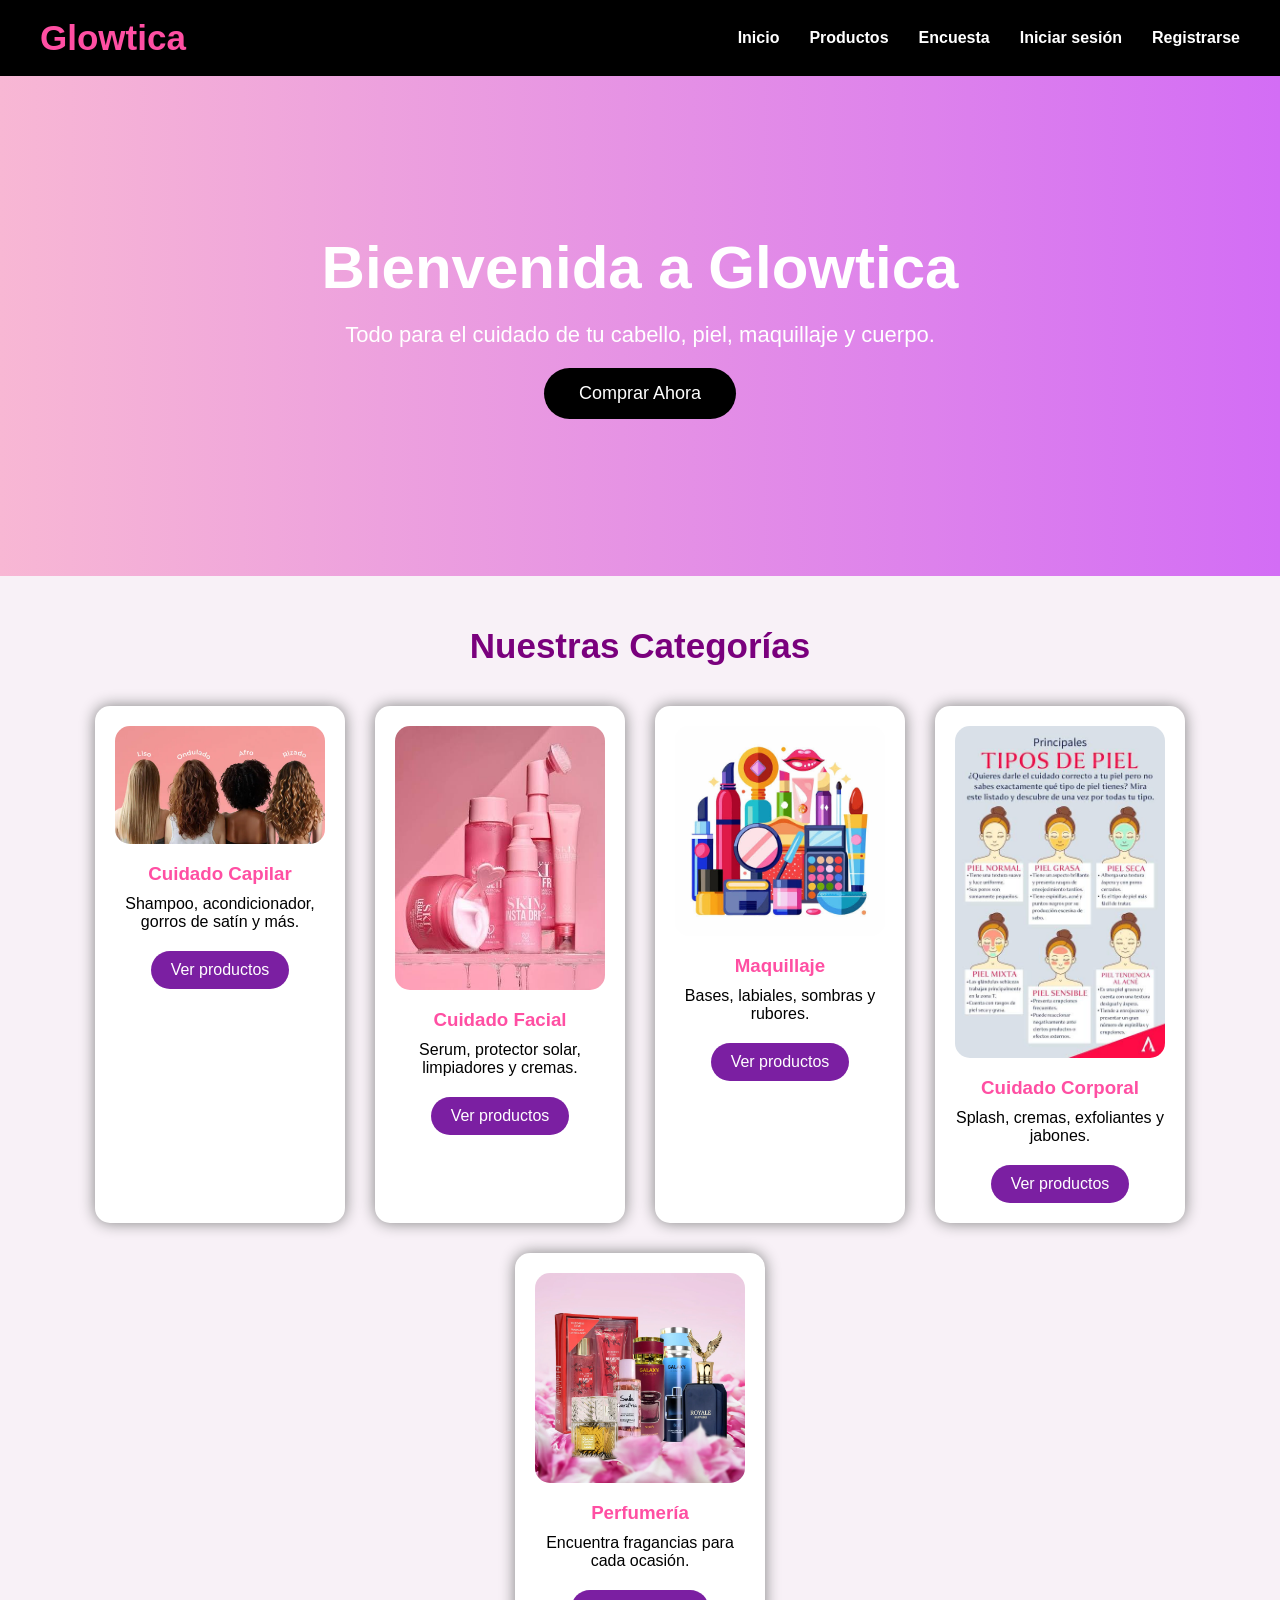
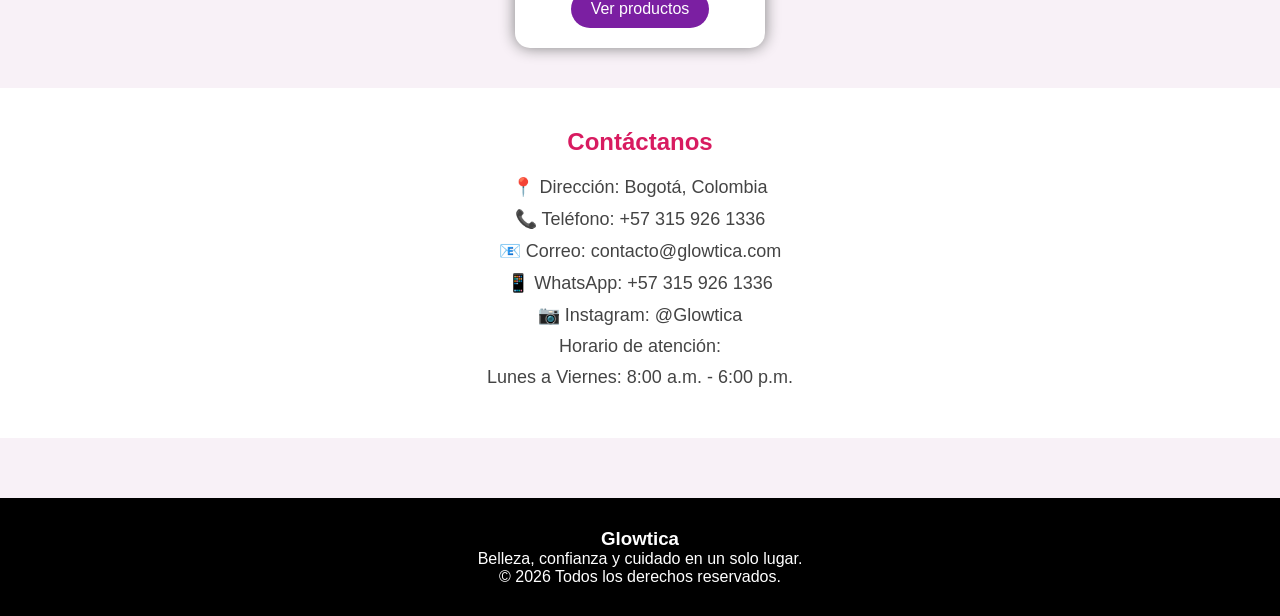
<file: index.html>
<!DOCTYPE html>
<html lang="es">
<head>
    <meta charset="UTF-8">
    <title>Glowtica</title>

    <script>
        // Redirecciona automáticamente a la página principal
        window.location.href="view/inicio.html";
    </script>

</head>
<body>

<h2>Cargando Glowtica...</h2>

</body>
</html>
</file>
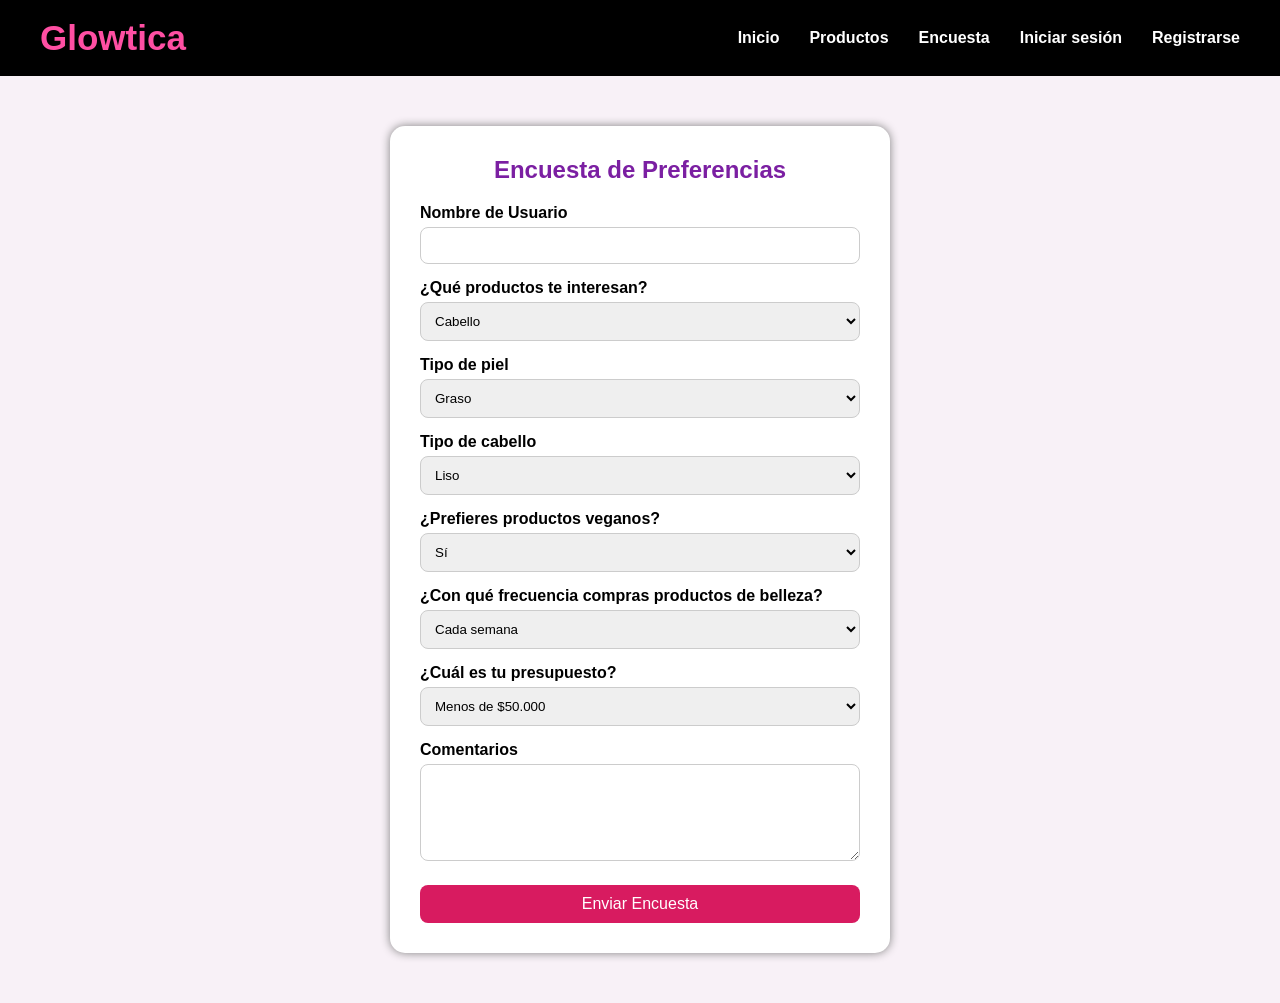
<file: view/encuesta.html>
<!DOCTYPE html>
<html lang="es">

<head>

<meta charset="UTF-8">

<meta name="viewport" content="width=device-width, initial-scale=1.0">

<title>Encuesta - Glowtica</title>

<link rel="stylesheet" href="estilos.css">

</head>

<body>

<header>

    <div class="logo">Glowtica</div>

    <button class="menu-toggle" id="menu-toggle">☰</button>

    <nav id="menu">

        <ul>

            <li><a href="inicio.html">Inicio</a></li>

            <li><a href="productos.html">Productos</a></li>

            <li><a href="encuesta.html">Encuesta</a></li>

            <li><a href="login.html">Iniciar sesión</a></li>

            <li><a href="registros.html">Registrarse</a></li>

        </ul>

    </nav>

</header>

<section class="formulario">

<h2>Encuesta de Preferencias</h2>

<form>

<label>Nombre de Usuario</label>
<input type="text" required>

<label>¿Qué productos te interesan?</label>

<select>
<option>Cabello</option>
<option>Cuidado Facial</option>
<option>Maquillaje</option>
<option>Cuidado Corporal</option>
</select>

<label>Tipo de piel</label>

<select>
<option>Graso</option>
<option>Mixta</option>
<option>Seca</option>
<option>Sensible</option>
<option>Normal</option>
</select>

<label>Tipo de cabello</label>

<select>
<option>Liso</option>
<option>Ondulado</option>
<option>Rizado</option>
<option>Crespo</option>
</select>

<label>¿Prefieres productos veganos?</label>

<select>
<option>Sí</option>
<option>No</option>
<option>No importa</option>
</select>

<label>¿Con qué frecuencia compras productos de belleza?</label>

<select>
<option>Cada semana</option>
<option>Cada mes</option>
<option>Cada 3 meses</option>
<option>Solo cuando necesito</option>
</select>

<label>¿Cuál es tu presupuesto?</label>

<select>
<option>Menos de $50.000</option>
<option>$50.000 - $100.000</option>
<option>Más de $100.000</option>
</select>

<label>Comentarios</label>

<textarea rows="5"></textarea>

<input type="submit" value="Enviar Encuesta">

</form>

</section>

<button id="btnArriba" title="Volver arriba">↑</button>

<script src="../controller/app.js"></script>

</body>

</html>
</file>
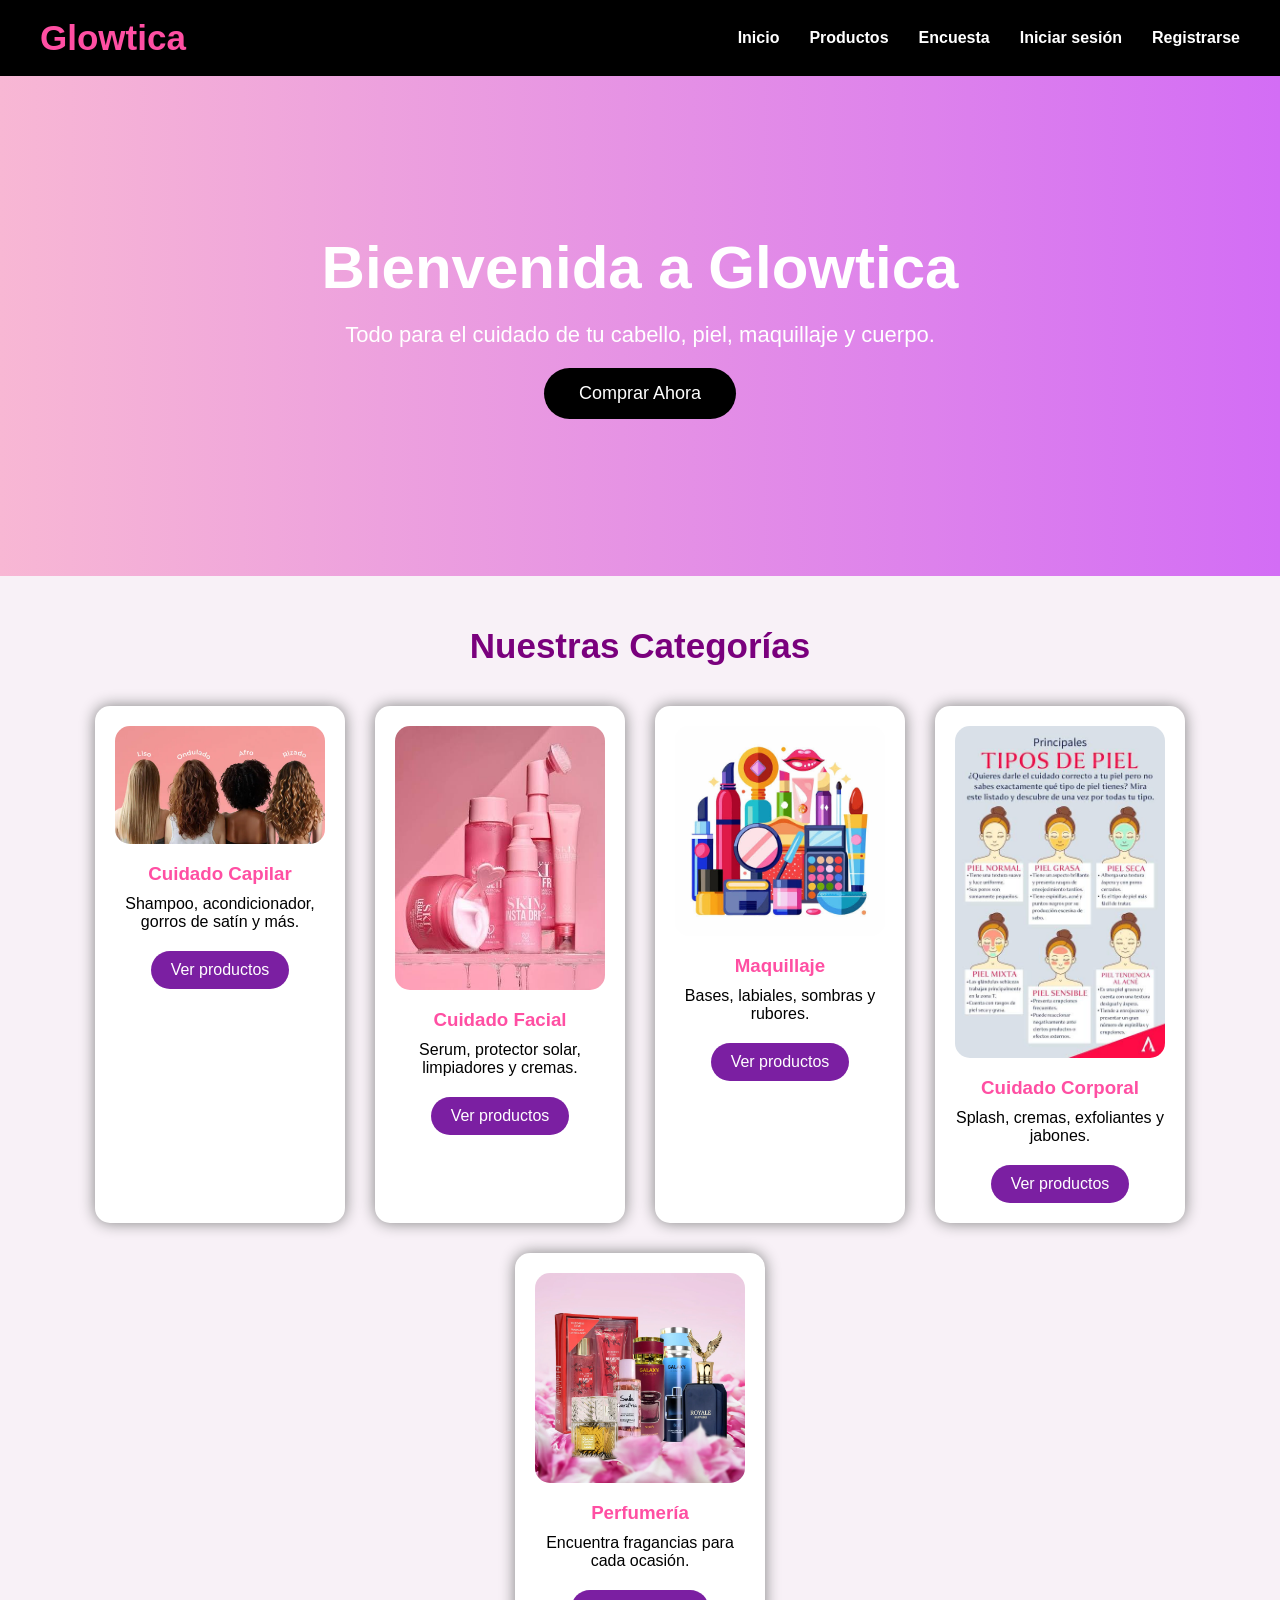
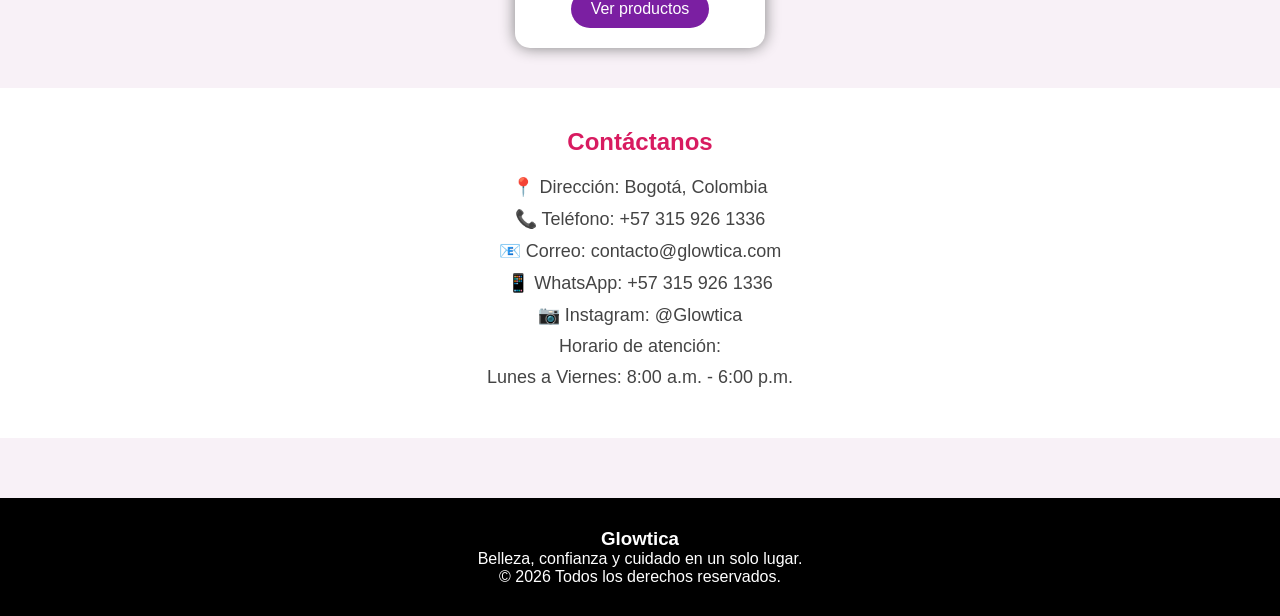
<file: view/inicio.html>
<!DOCTYPE html>
<html lang="es">

<head>
    <meta charset="UTF-8">
    <meta name="viewport" content="width=device-width, initial-scale=1.0">
    <title>Glowtica</title>
    <link rel="stylesheet" href="estilos.css">
</head>

<body>

<header>

    <div class="logo">Glowtica</div>

    <button class="menu-toggle" id="menu-toggle">☰</button>

    <nav id="menu">
        <ul>
            <li><a href="inicio.html">Inicio</a></li>
            <li><a href="productos.html">Productos</a></li>
            <li><a href="encuesta.html">Encuesta</a></li>
            <li><a href="login.html">Iniciar sesión</a></li>
            <li><a href="registro.html">Registrarse</a></li>
        </ul>
    </nav>

</header>


<section class="banner">

    <h1>Bienvenida a Glowtica</h1>

    <p>
        Todo para el cuidado de tu cabello, piel, maquillaje y cuerpo.
    </p>

    <button onclick="location.href='productos.html'">
        Comprar Ahora
    </button>

</section>


<h2 class="titulo">
    Nuestras Categorías
</h2>


<section class="categorias">

    <div class="card">

        <img src="../img/cabello.jpg">

        <h3>Cuidado Capilar</h3>

        <p>
            Shampoo, acondicionador, gorros de satín y más.
        </p>

       <a href="productos.html#capilar" class="boton">Ver productos</a>
    </div>


    <div class="card">

        <img src="../img/skincare.jpg">

        <h3>Cuidado Facial</h3>

        <p>
            Serum, protector solar, limpiadores y cremas.
        </p>

       <a href="productos.html#skincare" class="boton">Ver productos</a>

    </div>


    <div class="card">

        <img src="../img/maquillaje.jpg">

        <h3>Maquillaje</h3>

        <p>
            Bases, labiales, sombras y rubores.
        </p>

       <a href="productos.html#maquillaje" class="boton">Ver productos</a>

    </div>


    <div class="card">

        <img src="../img/cuerpo.jpg">

        <h3>Cuidado Corporal</h3>

        <p>
            Splash, cremas, exfoliantes y jabones.
        </p>

       <a href="productos.html#corporal" class="boton">Ver productos</a>

    </div>
    <div class="card">
    <img src="../img/perfumeria.jpg" alt="Perfumería">

    <h3>Perfumería</h3>

    <p>Encuentra fragancias para cada ocasión.</p>

    <a href="productos.html#perfumeria" class="boton">
        Ver productos
    </a>
</div>

</section>


<section class="contacto">

    <h2>Contáctanos</h2>

    <p>📍 Dirección: Bogotá, Colombia</p>

    <p>📞 Teléfono: +57 315 926 1336</p>

    <p>📧 Correo: contacto@glowtica.com</p>

    <p>📱 WhatsApp: +57 315 926 1336</p>

    <p>📷 Instagram: @Glowtica</p>

    <p>Horario de atención:</p>

    <p>Lunes a Viernes: 8:00 a.m. - 6:00 p.m.</p>

</section>


<footer>

    <h3>Glowtica</h3>

    <p>
        Belleza, confianza y cuidado en un solo lugar.
    </p>

    <p>
        © 2026 Todos los derechos reservados.
    </p>

</footer>

<button id="btnArriba" title="Volver arriba">↑</button>

<script src="../controller/app.js"></script>

</body>

</html>
</file>
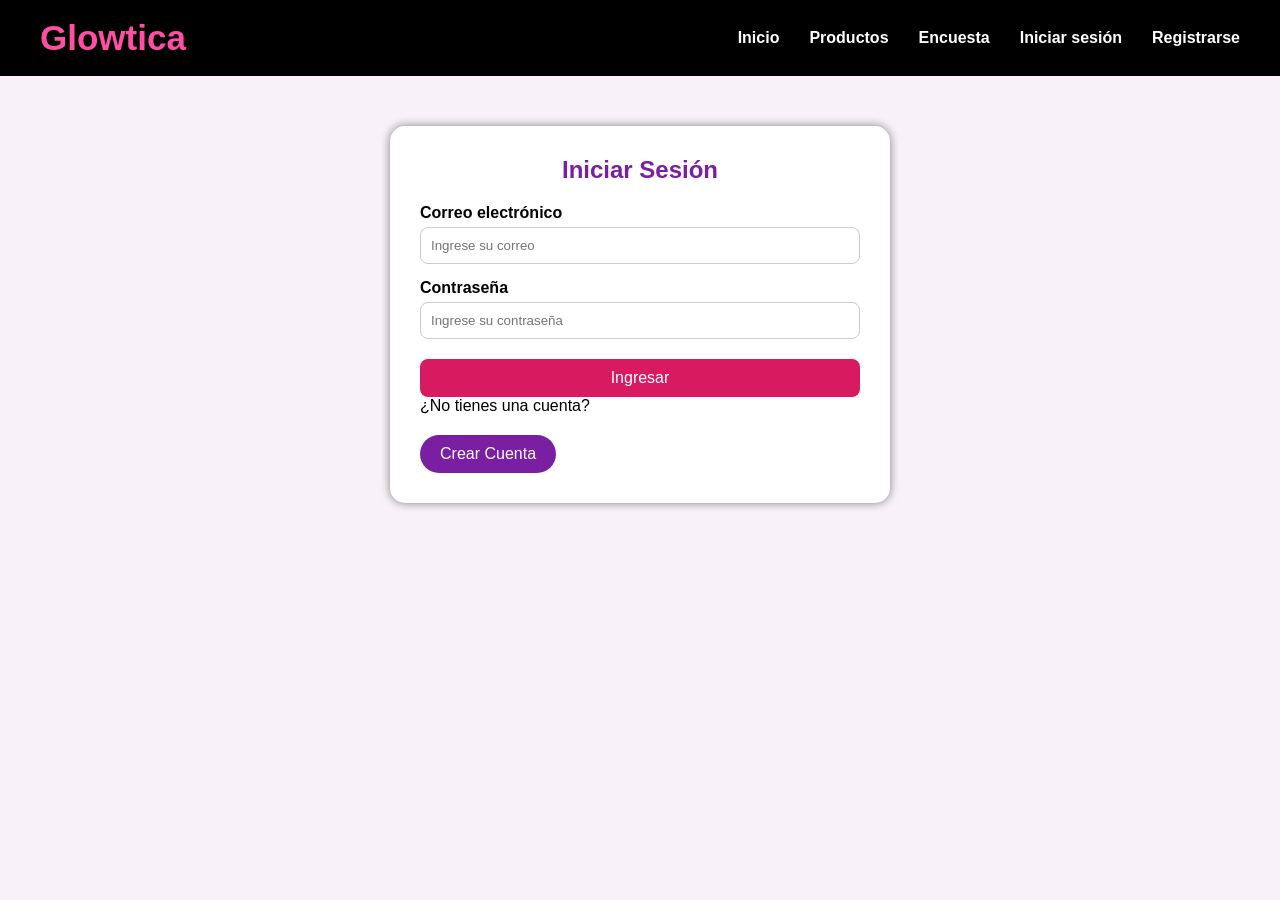
<file: view/login.html>
<!DOCTYPE html>
<html lang="es">

<head>

    <meta charset="UTF-8">

    <meta name="viewport" content="width=device-width, initial-scale=1.0">

    <title>Login - Glowtica</title>

    <link rel="stylesheet" href="estilos.css">

</head>

<body>

<header>

    <div class="logo">Glowtica</div>

    <button class="menu-toggle" id="menu-toggle">☰</button>

    <nav id="menu">

        <ul>

            <li><a href="inicio.html">Inicio</a></li>

            <li><a href="productos.html">Productos</a></li>

            <li><a href="encuesta.html">Encuesta</a></li>

            <li><a href="login.html">Iniciar sesión</a></li>

            <li><a href="registros.html">Registrarse</a></li>

        </ul>

    </nav>

</header>


<section class="formulario">

    <h2>Iniciar Sesión</h2>

    <form action="menu.html">

        <label>Correo electrónico</label>

        <input 
            type="email" 
            placeholder="Ingrese su correo" 
            required
        >

        <label>Contraseña</label>

        <input 
            type="password" 
            placeholder="Ingrese su contraseña" 
            required
        >

        <input 
            type="submit" 
            value="Ingresar"
        >

    </form>

    <p>¿No tienes una cuenta?</p>

    <a class="boton" href="registro.html">Crear Cuenta</a>

</section>

<button id="btnArriba" title="Volver arriba">↑</button>

<script src="../controller/app.js"></script>

</body>

</html>
</file>
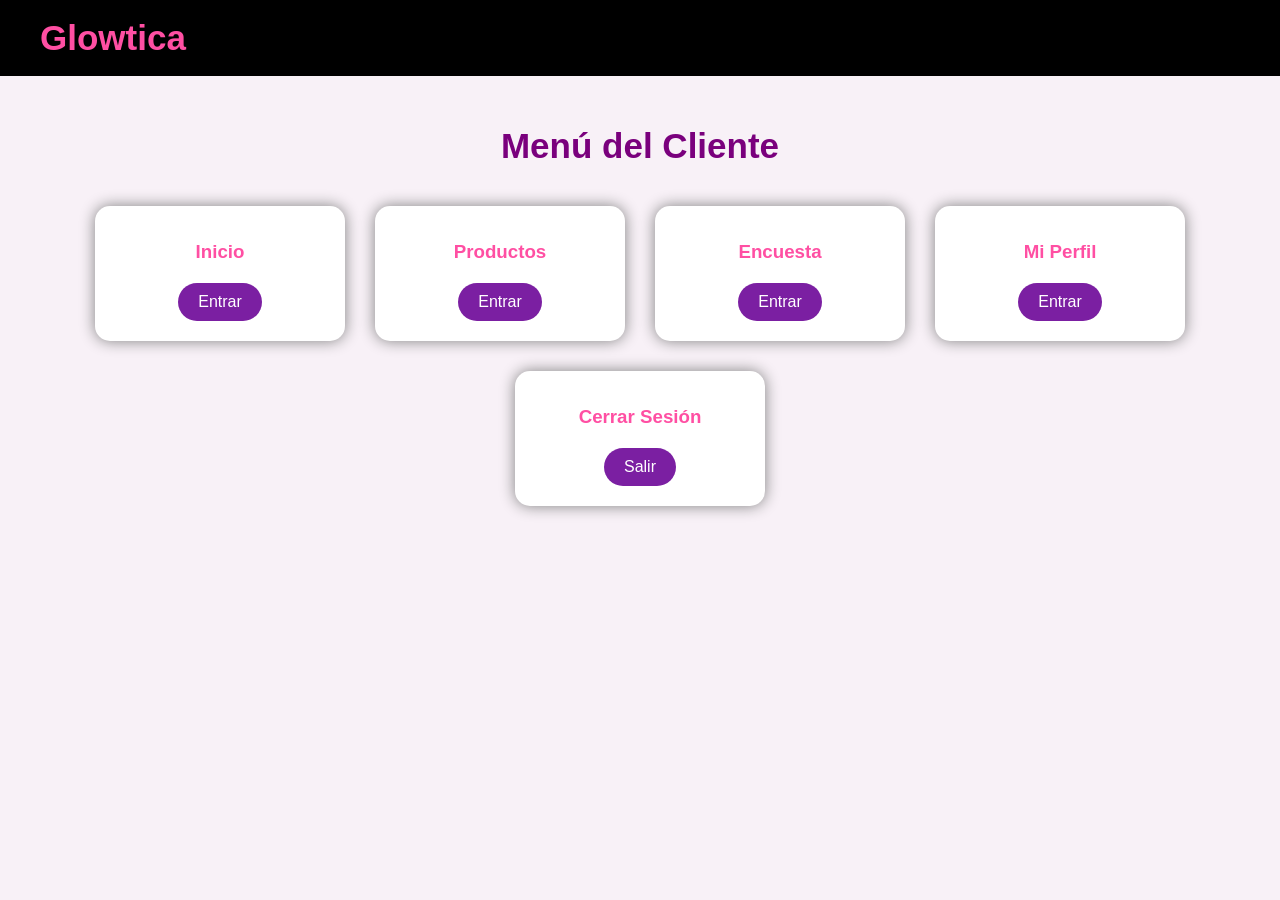
<file: view/menu.html>
<!DOCTYPE html>
<html lang="es">
<head>
<meta charset="UTF-8">
<title>Menú</title>
<link rel="stylesheet" href="estilos.css">
</head>

<body>

<header>

<div class="logo">Glowtica</div>

</header>

<h2 class="titulo">Menú del Cliente</h2>

<section class="categorias">

<div class="card">
<h3>Inicio</h3>
<a href="inicio.html" class="boton">Entrar</a>
</div>

<div class="card">
<h3>Productos</h3>
<a href="productos.html" class="boton">Entrar</a>
</div>

<div class="card">
<h3>Encuesta</h3>
<a href="encuesta.html" class="boton">Entrar</a>
</div>

<div class="card">
<h3>Mi Perfil</h3>
<a href="#" class="boton">Entrar</a>
</div>

<div class="card">
<h3>Cerrar Sesión</h3>
<a href="login.html" class="boton">Salir</a>
</div>

</section>

</body>

</html>
</file>
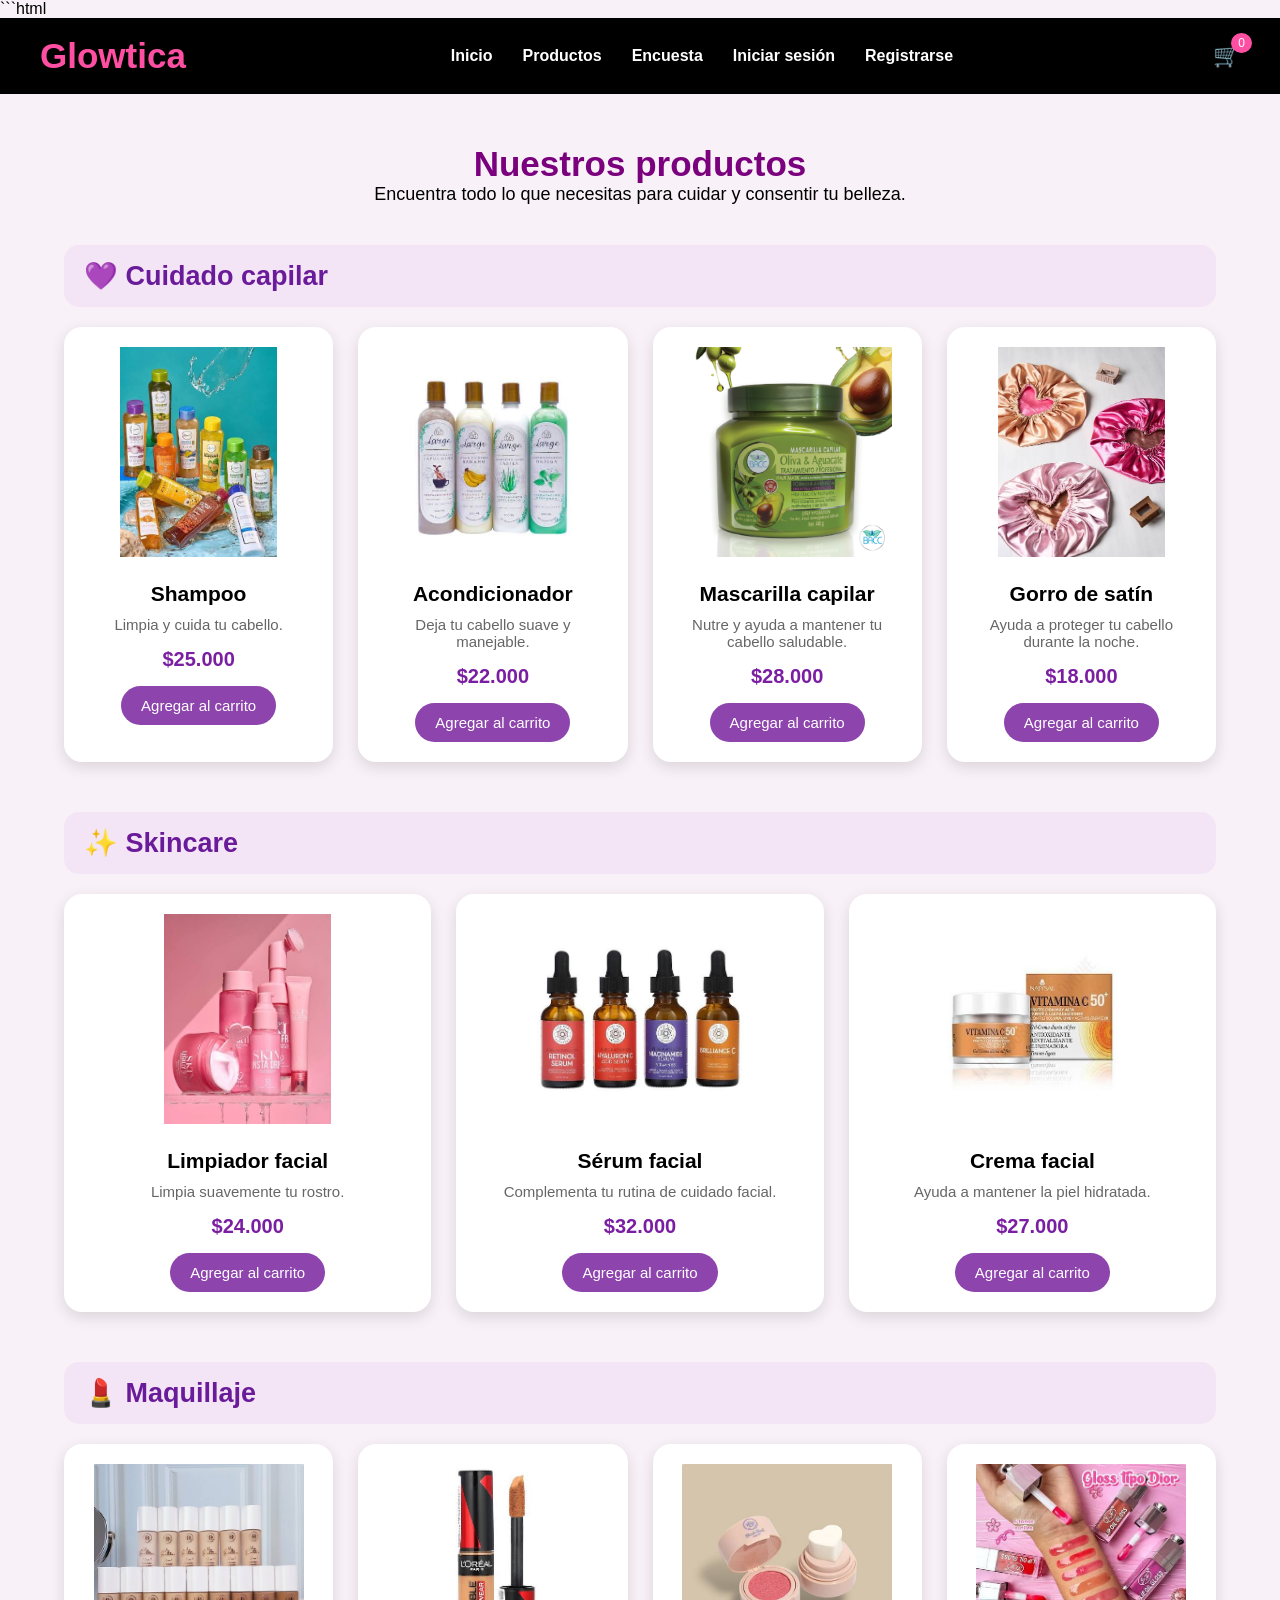
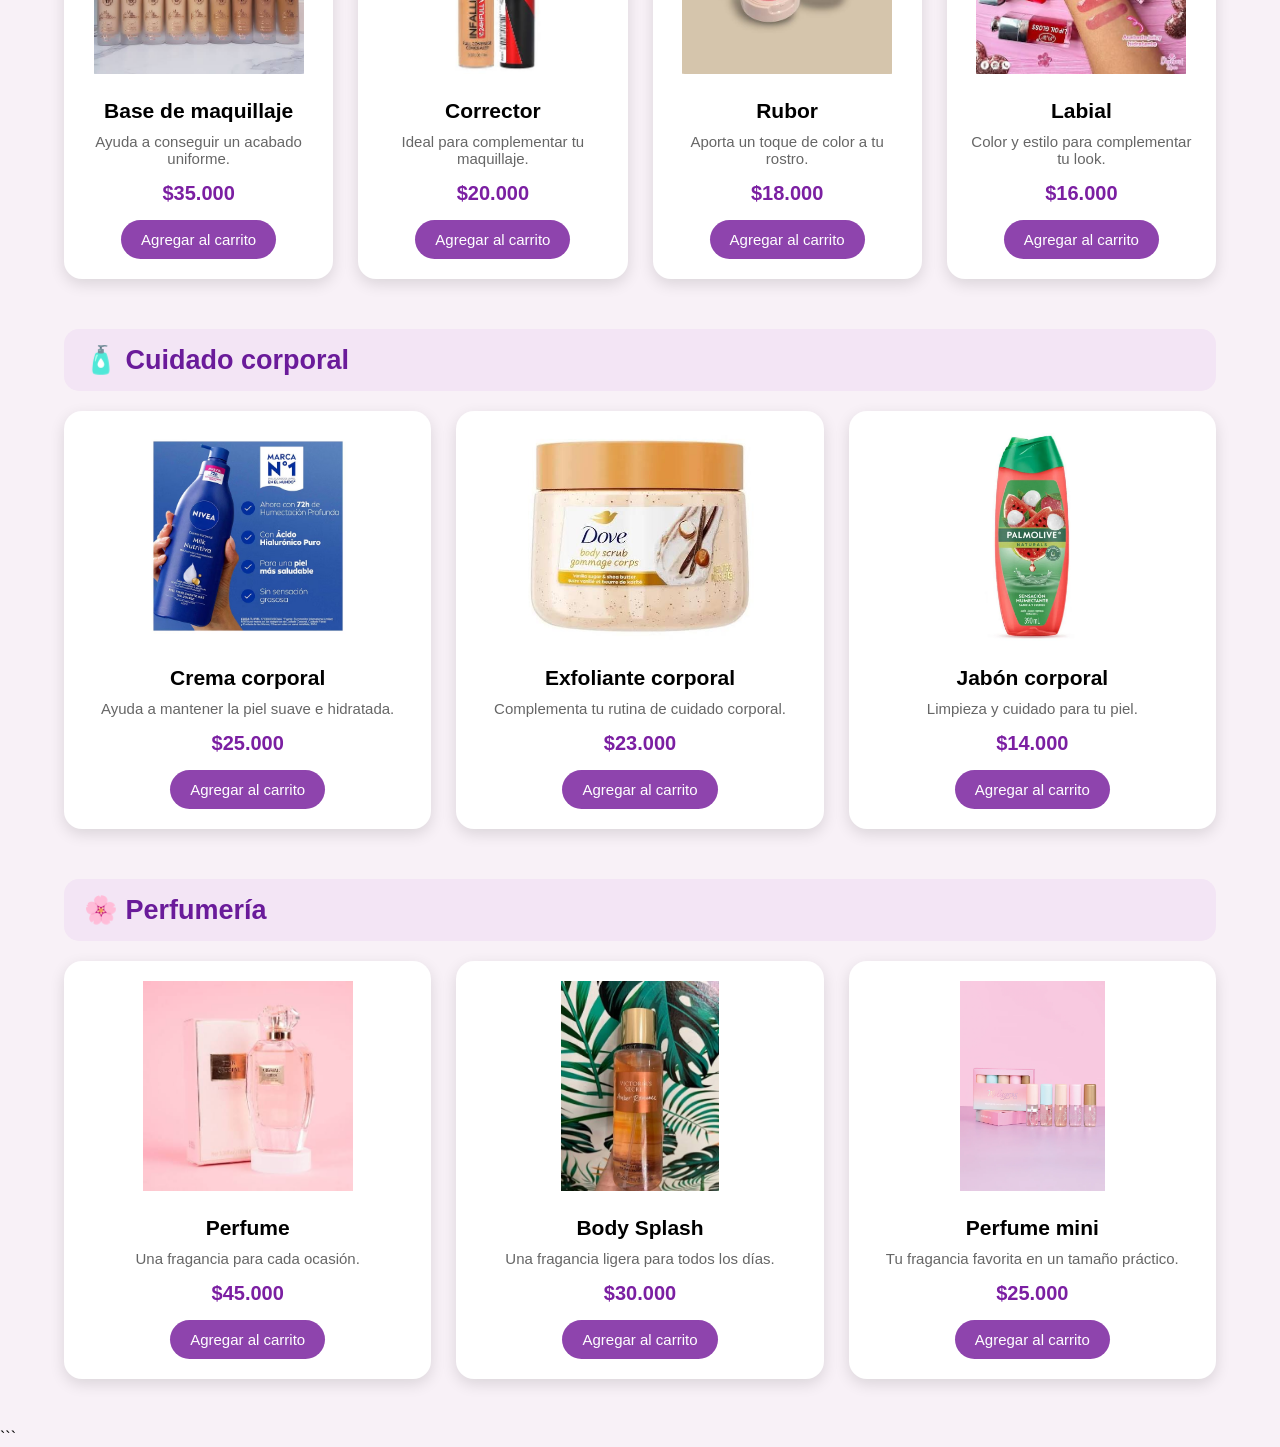
<file: view/productos.html>
```html
<!DOCTYPE html>
<html lang="es">

<head>
    <meta charset="UTF-8">
    <meta name="viewport" content="width=device-width, initial-scale=1.0">

    <title>Productos - Glowtica</title>

    <link rel="stylesheet" href="estilos.css">
</head>

<body>

<header>

    <div class="logo">Glowtica</div>

    <button class="menu-toggle" id="menu-toggle">☰</button>

    <nav id="menu">
        <ul>
            <li><a href="inicio.html">Inicio</a></li>
            <li><a href="productos.html">Productos</a></li>
            <li><a href="encuesta.html">Encuesta</a></li>
            <li><a href="login.html">Iniciar sesión</a></li>
            <li><a href="registros.html">Registrarse</a></li>
        </ul>
    </nav>

    <a href="#" id="abrir-carrito" class="carrito-icono">
    🛒 <span id="contador-carrito">0</span>
</a>
</header>


<main>

    <section class="productos-section">

        <h1 class="titulo">Nuestros productos</h1>

        <p class="descripcion-productos">
            Encuentra todo lo que necesitas para cuidar y consentir tu belleza.
        </p>


        <!-- ================= CUIDADO CAPILAR ================= -->

        <div class="categoria" id="capilar">

            <h2>💜 Cuidado capilar</h2>

            <div class="productos-grid">

                <div class="producto">
                    <img src="../img/shampoo.jpg" alt="Shampoo">
                    <h3>Shampoo</h3>
                    <p>Limpia y cuida tu cabello.</p>
                    <span>$25.000</span>
                   <button class="btn-carrito"
        data-nombre="Shampoo"
        data-precio="25000">
    Agregar al carrito
</button>
                </div>

                <div class="producto">
                    <img src="../img/acondicionador.jpg" alt="Acondicionador">
                    <h3>Acondicionador</h3>
                    <p>Deja tu cabello suave y manejable.</p>
                    <span>$22.000</span>
                    <button class="btn-carrito"
        data-nombre="Acondicionador"
        data-precio="22000">
    Agregar al carrito
</button>
                </div>

                <div class="producto">
                    <img src="../img/mascarilla.jpg" alt="Mascarilla capilar">
                    <h3>Mascarilla capilar</h3>
                    <p>Nutre y ayuda a mantener tu cabello saludable.</p>
                    <span>$28.000</span>
                   <button class="btn-carrito"
        data-nombre="Mascarilla capilar"
        data-precio="28000">
    Agregar al carrito
</button>
                </div>

                <div class="producto">
                    <img src="../img/gorro.jpg" alt="Gorro de satín">
                    <h3>Gorro de satín</h3>
                    <p>Ayuda a proteger tu cabello durante la noche.</p>
                    <span>$18.000</span>
                    <button class="btn-carrito"
        data-nombre="Gorro de satín"
        data-precio="18000">
    Agregar al carrito
</button>
                </div>

            </div>

        </div>


        <!-- ================= SKINCARE ================= -->

        <div class="categoria" id="skincare">

            <h2>✨ Skincare</h2>

            <div class="productos-grid">

                <div class="producto">
                    <img src="../img/skincare.jpg" alt="Limpiador facial">
                    <h3>Limpiador facial</h3>
                    <p>Limpia suavemente tu rostro.</p>
                    <span>$24.000</span>
                  <button class="btn-carrito"
        data-nombre="Limpiador facial"
        data-precio="24000">
    Agregar al carrito
</button>
                </div>

                <div class="producto">
                    <img src="../img/serum.jpg" alt="Sérum facial">
                    <h3>Sérum facial</h3>
                    <p>Complementa tu rutina de cuidado facial.</p>
                    <span>$32.000</span>
                    <button class="btn-carrito"
        data-nombre="Sérum facial"
        data-precio="32000">
    Agregar al carrito
</button>
                </div>

                <div class="producto">
                    <img src="../img/crema.jpg" alt="Crema facial">
                    <h3>Crema facial</h3>
                    <p>Ayuda a mantener la piel hidratada.</p>
                    <span>$27.000</span>
                   <button class="btn-carrito"
        data-nombre="Crema facial"
        data-precio="27000">
    Agregar al carrito
</button>
                </div>

            </div>

        </div>


        <!-- ================= MAQUILLAJE ================= -->

        <div class="categoria" id="maquillaje">

            <h2>💄 Maquillaje</h2>

            <div class="productos-grid">

                <div class="producto">
                    <img src="../img/base.jpg" alt="Base de maquillaje">
                    <h3>Base de maquillaje</h3>
                    <p>Ayuda a conseguir un acabado uniforme.</p>
                    <span>$35.000</span>
                   <button class="btn-carrito"
        data-nombre="Base de maquillaje"
        data-precio="35000">
    Agregar al carrito
</button>
                </div>

                <div class="producto">
                    <img src="../img/corrector.jpg" alt="Corrector">
                    <h3>Corrector</h3>
                    <p>Ideal para complementar tu maquillaje.</p>
                    <span>$20.000</span>
                    <button class="btn-carrito"
        data-nombre="Corrector"
        data-precio="20000">
    Agregar al carrito
</button>
                </div>

                <div class="producto">
                    <img src="../img/rubor.jpg" alt="Rubor">
                    <h3>Rubor</h3>
                    <p>Aporta un toque de color a tu rostro.</p>
                    <span>$18.000</span>
                    <button class="btn-carrito"
        data-nombre="Rubor"
        data-precio="18000">
    Agregar al carrito
</button>
                </div>

                <div class="producto">
                    <img src="../img/labial.jpg" alt="Labial">
                    <h3>Labial</h3>
                    <p>Color y estilo para complementar tu look.</p>
                    <span>$16.000</span>
                    <button class="btn-carrito"
        data-nombre="Labial"
        data-precio="16000">
    Agregar al carrito
</button>
                </div>

            </div>

        </div>


        <!-- ================= CUIDADO CORPORAL ================= -->

        <div class="categoria" id="corporal">

            <h2>🧴 Cuidado corporal</h2>

            <div class="productos-grid">

                <div class="producto">
                    <img src="../img/crema-corporal.jpg" alt="Crema corporal">
                    <h3>Crema corporal</h3>
                    <p>Ayuda a mantener la piel suave e hidratada.</p>
                    <span>$25.000</span>
                    <button class="btn-carrito"
        data-nombre="Crema corporal"
        data-precio="25000">
    Agregar al carrito
</button>
                </div>

                <div class="producto">
                    <img src="../img/exfoliante.jpg" alt="Exfoliante corporal">
                    <h3>Exfoliante corporal</h3>
                    <p>Complementa tu rutina de cuidado corporal.</p>
                    <span>$23.000</span>
                    <button class="btn-carrito"
        data-nombre="Exfoliante corporal"
        data-precio="23000">
    Agregar al carrito
</button>
                </div>

                <div class="producto">
                    <img src="../img/jabon.jpg" alt="Jabón corporal">
                    <h3>Jabón corporal</h3>
                    <p>Limpieza y cuidado para tu piel.</p>
                    <span>$14.000</span>
                    <button class="btn-carrito"
        data-nombre="Jabón corporal"
        data-precio="14000">
    Agregar al carrito
</button>
                </div>

            </div>

        </div>


        <!-- ================= PERFUMERÍA ================= -->

        <div class="categoria" id="perfumeria">

            <h2>🌸 Perfumería</h2>

            <div class="productos-grid">

                <div class="producto">
                    <img src="../img/perfume.jpg" alt="Perfume">
                    <h3>Perfume</h3>
                    <p>Una fragancia para cada ocasión.</p>
                    <span>$45.000</span>
                    <button class="btn-carrito"
        data-nombre="Perfume"
        data-precio="45000">
    Agregar al carrito
</button>
                </div>

                <div class="producto">
                    <img src="../img/body-splash.jpg" alt="Body Splash">
                    <h3>Body Splash</h3>
                    <p>Una fragancia ligera para todos los días.</p>
                    <span>$30.000</span>
                    <button class="btn-carrito"
        data-nombre="Body Splash"
        data-precio="30000">
    Agregar al carrito
</button>
                </div>

                <div class="producto">
                    <img src="../img/perfume-mini.jpg" alt="Perfume mini">
                    <h3>Perfume mini</h3>
                    <p>Tu fragancia favorita en un tamaño práctico.</p>
                    <span>$25.000</span>
                    <button class="btn-carrito"
        data-nombre="Perfume mini"
        data-precio="25000">
    Agregar al carrito
</button>
                </div>

            </div>

        </div>

    </section>

</main>


<!-- ================= BOTÓN VOLVER ARRIBA ================= -->

<button id="btnArriba">↑</button>

<div id="carrito" class="carrito">

    <div class="carrito-contenido">

        <button id="cerrar-carrito" class="cerrar-carrito">✕</button>

        <h2>🛍️ Mi carrito</h2>

        <div id="productos-carrito"></div>

        <div class="carrito-total">
            <strong>Total:</strong>
            <span id="total-carrito">$0</span>
        </div>

        <button id="vaciar-carrito" class="btn-vaciar">
            Vaciar carrito
        </button>

        <button id="comprar-carrito" class="btn-comprar">
            Finalizar compra
        </button>

    </div>

</div>


<script src="../controller/app.js"></script>

</body>

</html>
```
</file>
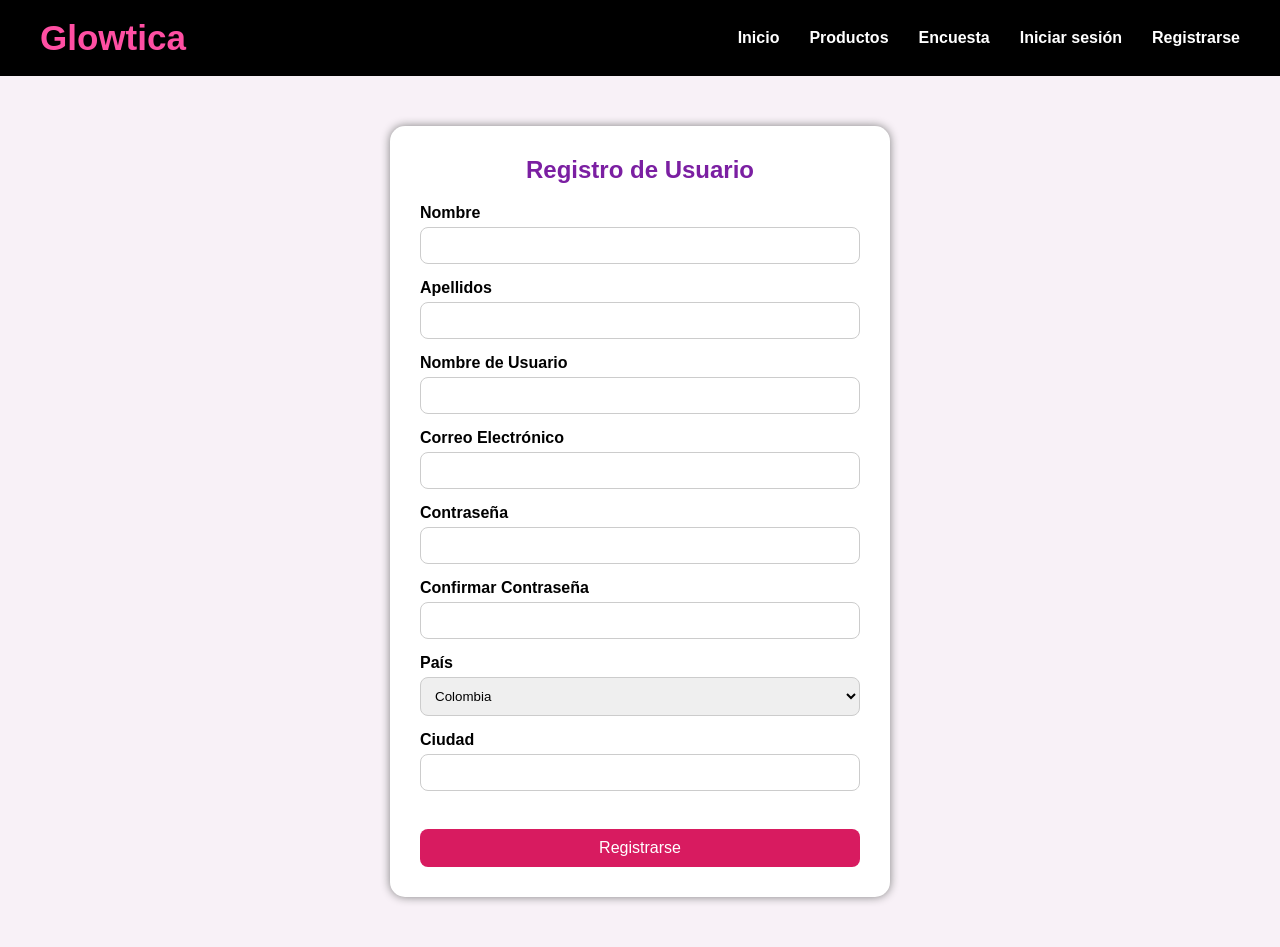
<file: view/registro.html>
<!DOCTYPE html>
<html lang="es">

<head>

    <meta charset="UTF-8">

    <meta name="viewport" content="width=device-width, initial-scale=1.0">

    <title>Registro - Glowtica</title>

    <link rel="stylesheet" href="estilos.css">

</head>

<body>

<header>

    <div class="logo">Glowtica</div>

    <button class="menu-toggle" id="menu-toggle">☰</button>

    <nav id="menu">

        <ul>

            <li><a href="inicio.html">Inicio</a></li>

            <li><a href="productos.html">Productos</a></li>

            <li><a href="encuesta.html">Encuesta</a></li>

            <li><a href="login.html">Iniciar sesión</a></li>

            <li><a href="registros.html">Registrarse</a></li>

        </ul>

    </nav>

</header>


<section class="formulario">

    <h2>Registro de Usuario</h2>

    <form>

        <label>Nombre</label>
        <input type="text" required>

        <label>Apellidos</label>
        <input type="text" required>

        <label>Nombre de Usuario</label>
        <input type="text" required>

        <label>Correo Electrónico</label>
        <input type="email" required>

        <label>Contraseña</label>
        <input type="password" required>

        <label>Confirmar Contraseña</label>
        <input type="password" required>

        <label>País</label>

        <select>

            <option>Colombia</option>
            <option>México</option>
            <option>Perú</option>
            <option>Argentina</option>

        </select>

        <label>Ciudad</label>

        <input type="text">

        <br><br>

        <input type="submit" value="Registrarse">

    </form>

</section>

<button id="btnArriba" title="Volver arriba">↑</button>

<script src="../controller/app.js"></script>

</body>

</html>
</file>
<file: view/estilos.css>
*{
    margin:0;
    padding:0;
    box-sizing:border-box;
    font-family:Arial, Helvetica, sans-serif;
}

body{
    background:#f8f1f7;
}

/*================== ENCABEZADO ==================*/

header{
    background:#000;
    color:white;
    display:flex;
    justify-content:space-between;
    align-items:center;
    padding:18px 40px;
}

.logo{
    color:#ff4fa3;
    font-size:35px;
    font-weight:bold;
}

nav ul{
    display:flex;
    list-style:none;
}

nav ul li{
    margin-left:30px;
}

nav ul li a{
    color:white;
    text-decoration:none;
    font-weight:bold;
    transition:.3s;
}

nav ul li a:hover{
    color:#ff4fa3;
}

/*================== BANNER ==================*/

.banner{
    height:500px;
    background:linear-gradient(90deg,#f8b7d4,#d36df5);
    display:flex;
    justify-content:center;
    align-items:center;
    flex-direction:column;
    text-align:center;
}

.banner h1{
    font-size:60px;
    color:white;
}

.banner p{
    color:white;
    font-size:22px;
    margin:20px;
}

.banner button{
    background:#000;
    color:white;
    padding:15px 35px;
    border:none;
    border-radius:30px;
    cursor:pointer;
    font-size:18px;
}

.banner button:hover{
    background:#ff4fa3;
}

/*================== CATEGORIAS ==================*/

.titulo{
    text-align:center;
    margin-top:50px;
    font-size:35px;
    color:#7a007d;
}

.categorias{
    display:flex;
    justify-content:center;
    gap:30px;
    margin:40px;
    flex-wrap:wrap;
}

.card{
    width:250px;
    background:white;
    border-radius:15px;
    box-shadow:0px 0px 15px gray;
    padding:20px;
    text-align:center;
    transition:.3s;
}

.card:hover{
    transform:scale(1.05);
}

.card img{
    width:100%;
    border-radius:15px;
}

.card h3{
    margin-top:15px;
    color:#ff4fa3;
}

.card p{
    margin-top:10px;
}

/*================== BOTONES ==================*/

.boton{
    display:inline-block;
    margin-top:20px;
    background:#7b1fa2;
    color:white;
    padding:10px 20px;
    text-decoration:none;
    border-radius:20px;
}

.boton:hover{
    background:#ff4fa3;
}

/*================== FOOTER ==================*/

footer{
    margin-top:60px;
    background:black;
    color:white;
    text-align:center;
    padding:30px;
}
/*============== FORMULARIOS ==============*/

.formulario{
    width:500px;
    margin:50px auto;
    background:white;
    padding:30px;
    border-radius:15px;
    box-shadow:0px 0px 10px gray;
}

.formulario h2{
    text-align:center;
    color:#7B1FA2;
    margin-bottom:20px;
}

.formulario label{
    display:block;
    margin-top:15px;
    font-weight:bold;
}

.formulario input,
.formulario select,
.formulario textarea{
    width:100%;
    padding:10px;
    margin-top:5px;
    border:1px solid #ccc;
    border-radius:8px;
}

.formulario input[type="submit"]{
    background:#D81B60;
    color:white;
    border:none;
    cursor:pointer;
    margin-top:20px;
    font-size:16px;
}

.formulario input[type="submit"]:hover{
    background:#7B1FA2;
}
/*================== CONTACTO ==================*/

.contacto{
    background:#ffffff;
    padding:40px;
    text-align:center;
    margin-top:40px;
}

.contacto h2{
    color:#D81B60;
    margin-bottom:20px;
}

.contacto p{
    margin:10px;
    font-size:18px;
    color:#444;
}
/* ===== MENÚ HAMBURGUESA ===== */

.menu-toggle {
    display: none;
    background: transparent;
    color: white;
    border: none;
    font-size: 30px;
    cursor: pointer;
}

@media screen and (max-width: 768px) {

    header {
        position: relative;
        padding: 15px 20px;
        display: flex;
        align-items: center;
        justify-content: space-between;
        flex-wrap: wrap;
    }

    .logo {
        font-size: 28px;
    }

    /* Mostrar las tres rayitas */
    .menu-toggle {
        display: block;
    }

    /* Ocultar el menú */
    nav {
        display: none;
        width: 100%;
        margin-top: 15px;
    }

    /* Mostrar el menú cuando se toca ☰ */
    nav.active {
        display: block;
    }

    nav ul {
        display: flex;
        flex-direction: column;
        width: 100%;
        background: #1a1a1a;
        border-radius: 10px;
        padding: 10px 0;
    }

    nav ul li {
        margin: 0;
        text-align: center;
    }

    nav ul li a {
        display: block;
        padding: 12px;
    }
}
/* ===== FORMULARIO EN CELULAR ===== */

@media screen and (max-width: 768px) {

    .formulario {
        width: 90%;
        max-width: 500px;
        margin: 30px auto;
        padding: 20px;
    }

    .formulario input,
    .formulario select,
    .formulario textarea {
        width: 100%;
        max-width: 100%;
    }

}
/* ===== BOTÓN VOLVER ARRIBA ===== */

html {
    scroll-behavior: smooth;
}

#btnArriba {

    display: none;

    position: fixed;

    bottom: 25px;

    right: 25px;

    width: 50px;

    height: 50px;

    border: none;

    border-radius: 50%;

    background: #7b1fa2;

    color: white;

    font-size: 28px;

    font-weight: bold;

    cursor: pointer;

    box-shadow: 0 3px 10px gray;

    z-index: 1000;

}

#btnArriba.mostrar {

    display: block;

}

#btnArriba:hover {

    background: #ff4fa3;

    transform: scale(1.1);

}
/* ============================= */
/* PRODUCTOS */
/* ============================= */

.productos-section {
    width: 90%;
    max-width: 1200px;
    margin: 40px auto;
    text-align: center;
}



.descripcion-productos {
    font-size: 18px;
    margin-bottom: 40px;
}


/* CATEGORÍAS */

.categoria {
    margin-bottom: 50px;
}

.categoria h2 {
    text-align: left;
    font-size: 27px;
    margin-bottom: 20px;
    padding: 15px 20px;

    background: #f3e5f5;
    color: #6a1b9a;

    border-radius: 15px;
}


/* GRID DE PRODUCTOS */

.productos-grid {
    display: grid;

    grid-template-columns: repeat(auto-fit, minmax(220px, 1fr));

    gap: 25px;

    justify-content: center;
}


/* TARJETA DEL PRODUCTO */

.producto {
    background: white;

    border-radius: 18px;

    padding: 20px;

    box-shadow: 0 5px 15px rgba(0, 0, 0, 0.12);

    transition: transform 0.3s ease,
                box-shadow 0.3s ease;
}

.producto:hover {
    transform: translateY(-7px);

    box-shadow: 0 10px 25px rgba(0, 0, 0, 0.18);
}


/* IMAGEN */

.producto img {
    width: 100%;
    height: 210px;

    object-fit: contain;

    border-radius: 12px;

    margin-bottom: 15px;
}


/* NOMBRE */

.producto h3 {
    font-size: 21px;
    margin: 10px 0;
}


/* DESCRIPCIÓN */

.producto p {
    color: #666;
    font-size: 15px;
}


/* PRECIO */

.producto span {
    display: block;

    font-size: 20px;

    font-weight: bold;

    color: #7b1fa2;

    margin: 15px 0;
}


/* BOTÓN */

.producto button {
    border: none;

    background: #8e44ad;

    color: white;

    padding: 11px 20px;

    border-radius: 20px;

    cursor: pointer;

    font-size: 15px;

    transition: 0.3s;
}

.producto button:hover {
    background: #6a1b9a;

    transform: scale(1.05);
}
html {
    scroll-behavior: smooth;
}

.categoria {
    scroll-margin-top: 20px;
}
/* ============================= */
/* CARRITO DE COMPRAS */
/* ============================= */

.carrito-icono {
    color: white;
    text-decoration: none;
    font-size: 22px;
    margin-left: 25px;
    position: relative;
}

#contador-carrito {
    background: #ff4fa3;
    color: white;
    border-radius: 50%;
    padding: 3px 7px;
    font-size: 12px;
    position: absolute;
    top: -10px;
    right: -12px;
}

/* Fondo oscuro */

.carrito {
    display: none;
    position: fixed;
    top: 0;
    left: 0;
    width: 100%;
    height: 100%;
    background: rgba(0,0,0,0.6);
    z-index: 2000;
}

.carrito.mostrar {
    display: block;
}

/* Ventana */

.carrito-contenido {
    position: absolute;
    right: 0;
    top: 0;
    width: 400px;
    max-width: 90%;
    height: 100%;
    background: white;
    padding: 30px;
    overflow-y: auto;
    box-shadow: -5px 0 20px rgba(0,0,0,0.3);
}

.carrito-contenido h2 {
    color: #7b1fa2;
    margin-bottom: 25px;
    text-align: center;
}

.cerrar-carrito {
    position: absolute;
    right: 20px;
    top: 15px;
    border: none;
    background: none;
    font-size: 25px;
    cursor: pointer;
}

/* Producto dentro del carrito */

.item-carrito {
    border-bottom: 1px solid #ddd;
    padding: 15px 0;
}

.item-carrito h3 {
    color: #7b1fa2;
    margin-bottom: 8px;
}

.item-carrito p {
    margin-bottom: 10px;
}

/* Controles */

.controles-carrito {
    display: flex;
    align-items: center;
    gap: 10px;
}

.controles-carrito button {
    border: none;
    background: #7b1fa2;
    color: white;
    border-radius: 50%;
    width: 28px;
    height: 28px;
    cursor: pointer;
}

.btn-eliminar {
    background: #d81b60 !important;
    border-radius: 8px !important;
    width: auto !important;
    padding: 5px 10px;
}

/* Total */

.carrito-total {
    display: flex;
    justify-content: space-between;
    font-size: 20px;
    margin: 25px 0;
    color: #333;
}

#total-carrito {
    color: #7b1fa2;
    font-weight: bold;
}

/* Botones */

.btn-vaciar,
.btn-comprar {
    width: 100%;
    padding: 13px;
    border: none;
    border-radius: 25px;
    margin-top: 10px;
    cursor: pointer;
    font-size: 16px;
    font-weight: bold;
}

.btn-vaciar {
    background: #eee;
    color: #333;
}

.btn-comprar {
    background: #7b1fa2;
    color: white;
}

.btn-comprar:hover {
    background: #ff4fa3;
}

/* Celular */

@media screen and (max-width: 768px) {

    .carrito-icono {
        margin-left: 10px;
        margin-right: 10px;
    }

    .carrito-contenido {
        width: 100%;
        max-width: 100%;
    }

}
</file>
